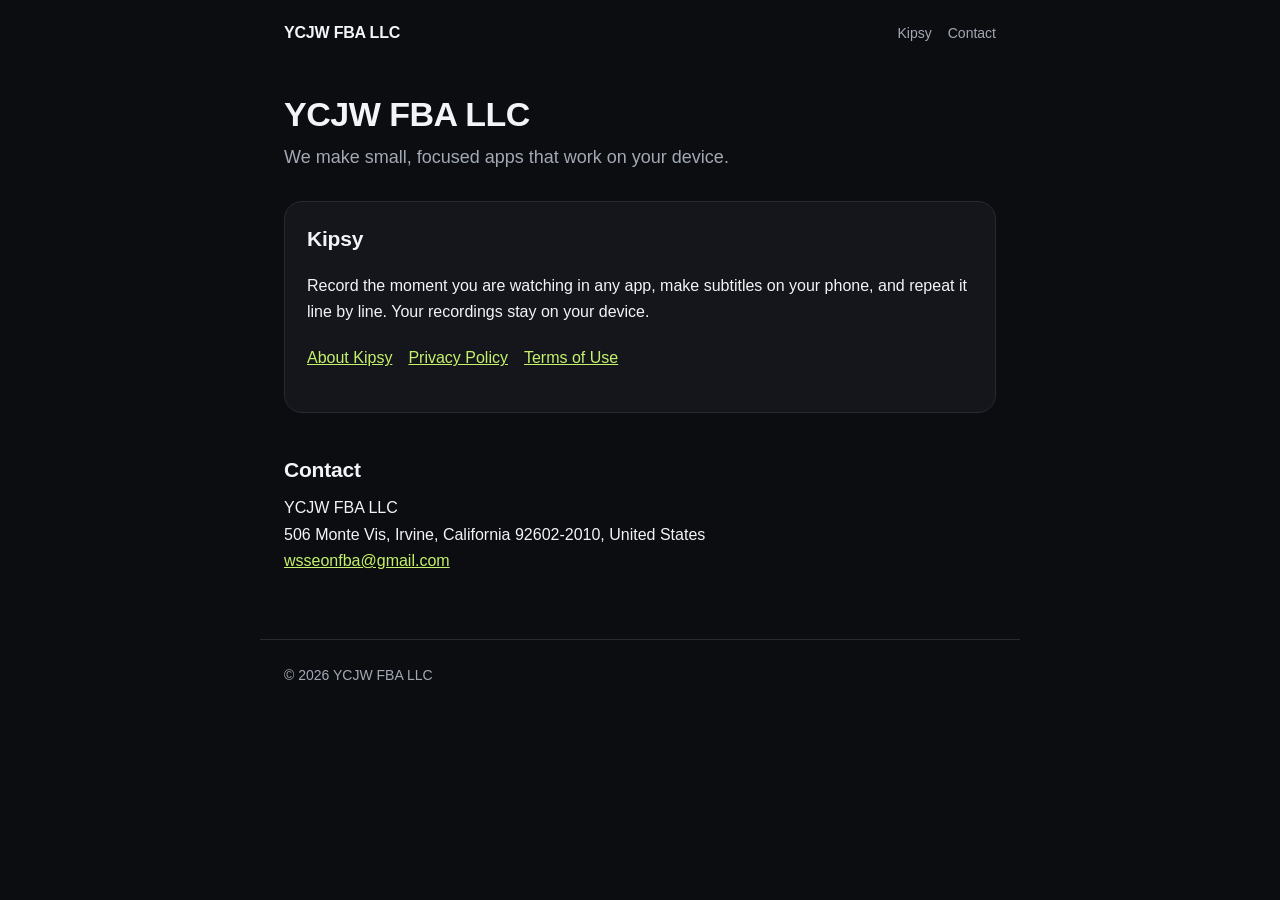
<file: index.html>
<!DOCTYPE html>
<html lang="en">
<head>
<meta charset="utf-8">
<meta name="viewport" content="width=device-width, initial-scale=1">
<title>YCJW FBA LLC</title>
<meta name="description" content="YCJW FBA LLC makes Kipsy, an Android app for repeating what you watch, line by line.">
<link rel="stylesheet" href="/style.css">
</head>
<body>
<header class="site">
  <a class="brand" href="/">YCJW FBA LLC</a>
  <nav><a href="/kipsy/">Kipsy</a><a href="#contact">Contact</a></nav>
</header>
<main>
  <h1>YCJW FBA LLC</h1>
  <p class="lead">We make small, focused apps that work on your device.</p>

  <div class="card">
    <h2>Kipsy</h2>
    <p>Record the moment you are watching in any app, make subtitles on your phone, and repeat it line by line. Your recordings stay on your device.</p>
    <p class="links"><a href="/kipsy/">About Kipsy</a><a href="/kipsy/privacy.html">Privacy Policy</a><a href="/kipsy/terms.html">Terms of Use</a></p>
  </div>

  <h2 id="contact">Contact</h2>
  <address>
    YCJW FBA LLC<br>
    506 Monte Vis, Irvine, California 92602-2010, United States<br>
    <a href="mailto:wsseonfba@gmail.com">wsseonfba@gmail.com</a>
  </address>
</main>
<footer>© 2026 YCJW FBA LLC</footer>
</body>
</html>
</file>
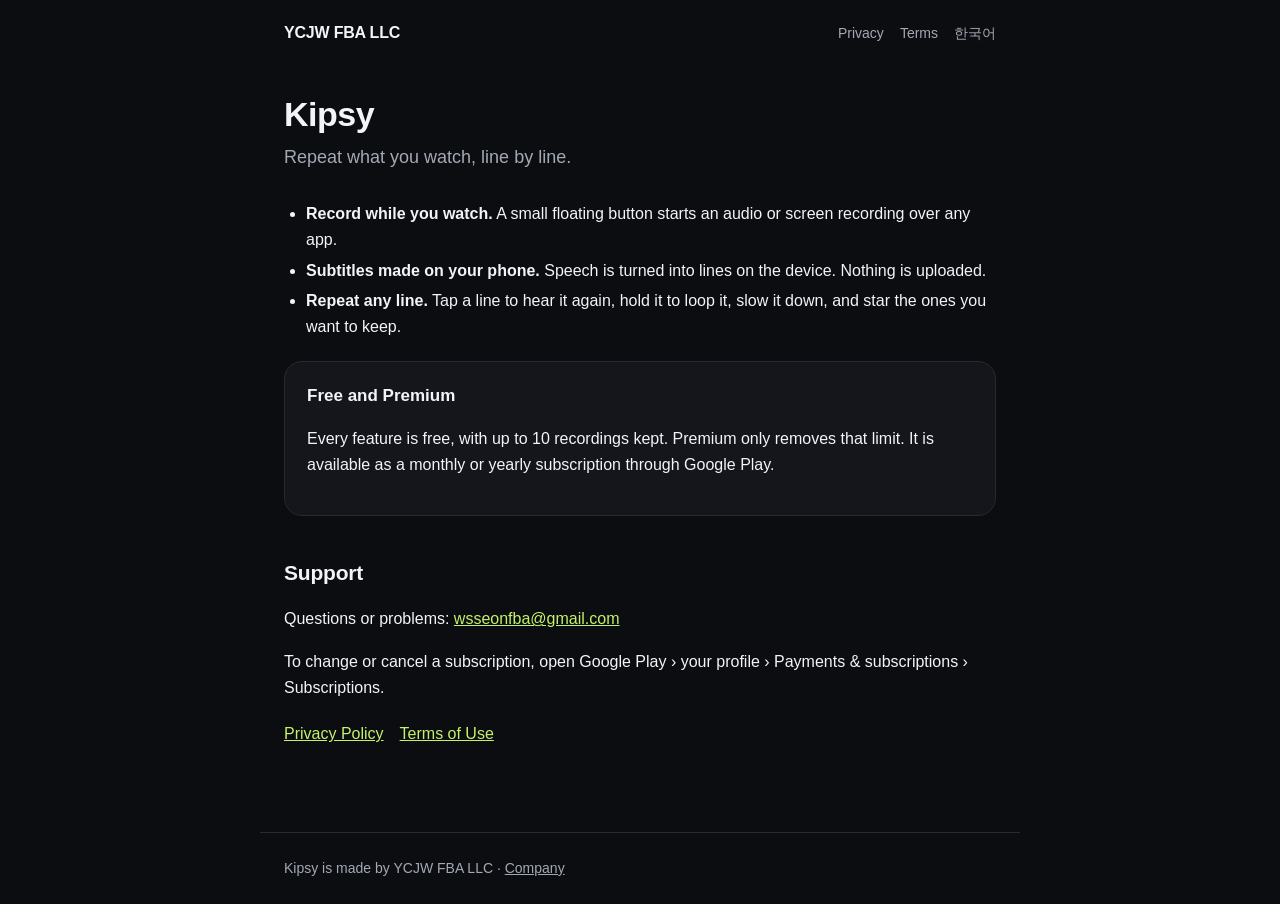
<file: kipsy/index.html>
<!DOCTYPE html>
<html lang="en">
<head>
<meta charset="utf-8">
<meta name="viewport" content="width=device-width, initial-scale=1">
<title>Kipsy · Repeat what you watch, line by line</title>
<meta name="description" content="Kipsy records the moment you are watching in any app, makes subtitles on your phone, and lets you repeat it line by line.">
<link rel="stylesheet" href="/style.css">
</head>
<body>
<header class="site">
  <a class="brand" href="/">YCJW FBA LLC</a>
  <nav><a href="/kipsy/privacy.html">Privacy</a><a href="/kipsy/terms.html">Terms</a><a class="lang" href="/kipsy/ko.html">한국어</a></nav>
</header>
<main>
  <h1>Kipsy</h1>
  <p class="lead">Repeat what you watch, line by line.</p>

  <ul>
    <li><strong>Record while you watch.</strong> A small floating button starts an audio or screen recording over any app.</li>
    <li><strong>Subtitles made on your phone.</strong> Speech is turned into lines on the device. Nothing is uploaded.</li>
    <li><strong>Repeat any line.</strong> Tap a line to hear it again, hold it to loop it, slow it down, and star the ones you want to keep.</li>
  </ul>

  <div class="card">
    <h3>Free and Premium</h3>
    <p>Every feature is free, with up to 10 recordings kept. Premium only removes that limit. It is available as a monthly or yearly subscription through Google Play.</p>
  </div>

  <h2>Support</h2>
  <p>Questions or problems: <a href="mailto:wsseonfba@gmail.com">wsseonfba@gmail.com</a></p>
  <p>To change or cancel a subscription, open Google Play › your profile › Payments &amp; subscriptions › Subscriptions.</p>

  <p class="links"><a href="/kipsy/privacy.html">Privacy Policy</a><a href="/kipsy/terms.html">Terms of Use</a></p>
</main>
<footer>Kipsy is made by YCJW FBA LLC · <a href="/">Company</a></footer>
</body>
</html>
</file>
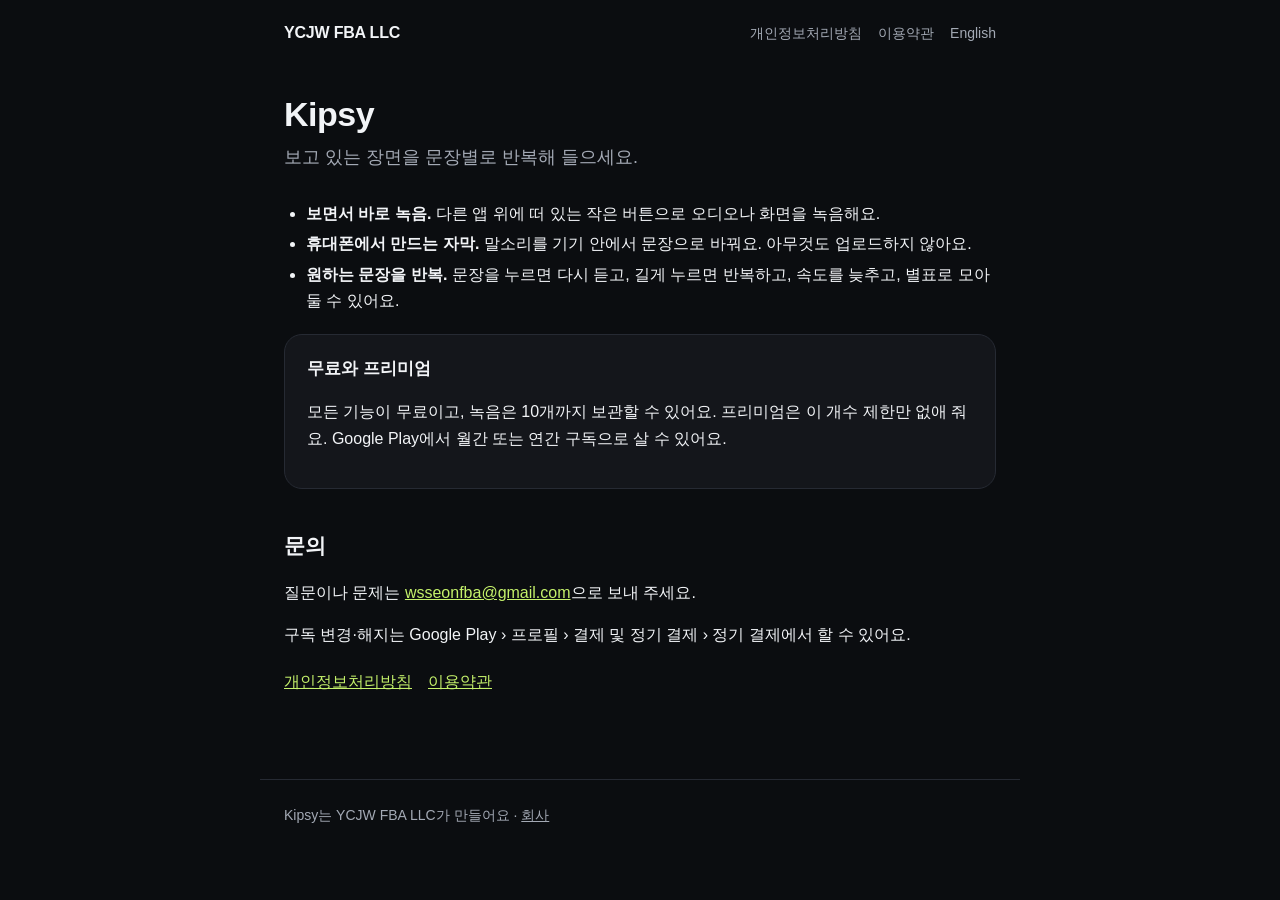
<file: kipsy/ko.html>
<!DOCTYPE html>
<html lang="ko">
<head>
<meta charset="utf-8">
<meta name="viewport" content="width=device-width, initial-scale=1">
<title>Kipsy · 보고 있는 장면을 문장별로 반복</title>
<meta name="description" content="Kipsy는 다른 앱에서 보고 있는 장면을 녹음하고, 휴대폰에서 자막을 만들어 문장별로 반복해 들을 수 있게 해 줍니다.">
<link rel="stylesheet" href="/style.css">
</head>
<body>
<header class="site">
  <a class="brand" href="/">YCJW FBA LLC</a>
  <nav><a href="/kipsy/privacy-ko.html">개인정보처리방침</a><a href="/kipsy/terms-ko.html">이용약관</a><a class="lang" href="/kipsy/">English</a></nav>
</header>
<main>
  <h1>Kipsy</h1>
  <p class="lead">보고 있는 장면을 문장별로 반복해 들으세요.</p>

  <ul>
    <li><strong>보면서 바로 녹음.</strong> 다른 앱 위에 떠 있는 작은 버튼으로 오디오나 화면을 녹음해요.</li>
    <li><strong>휴대폰에서 만드는 자막.</strong> 말소리를 기기 안에서 문장으로 바꿔요. 아무것도 업로드하지 않아요.</li>
    <li><strong>원하는 문장을 반복.</strong> 문장을 누르면 다시 듣고, 길게 누르면 반복하고, 속도를 늦추고, 별표로 모아 둘 수 있어요.</li>
  </ul>

  <div class="card">
    <h3>무료와 프리미엄</h3>
    <p>모든 기능이 무료이고, 녹음은 10개까지 보관할 수 있어요. 프리미엄은 이 개수 제한만 없애 줘요. Google Play에서 월간 또는 연간 구독으로 살 수 있어요.</p>
  </div>

  <h2>문의</h2>
  <p>질문이나 문제는 <a href="mailto:wsseonfba@gmail.com">wsseonfba@gmail.com</a>으로 보내 주세요.</p>
  <p>구독 변경·해지는 Google Play › 프로필 › 결제 및 정기 결제 › 정기 결제에서 할 수 있어요.</p>

  <p class="links"><a href="/kipsy/privacy-ko.html">개인정보처리방침</a><a href="/kipsy/terms-ko.html">이용약관</a></p>
</main>
<footer>Kipsy는 YCJW FBA LLC가 만들어요 · <a href="/">회사</a></footer>
</body>
</html>
</file>
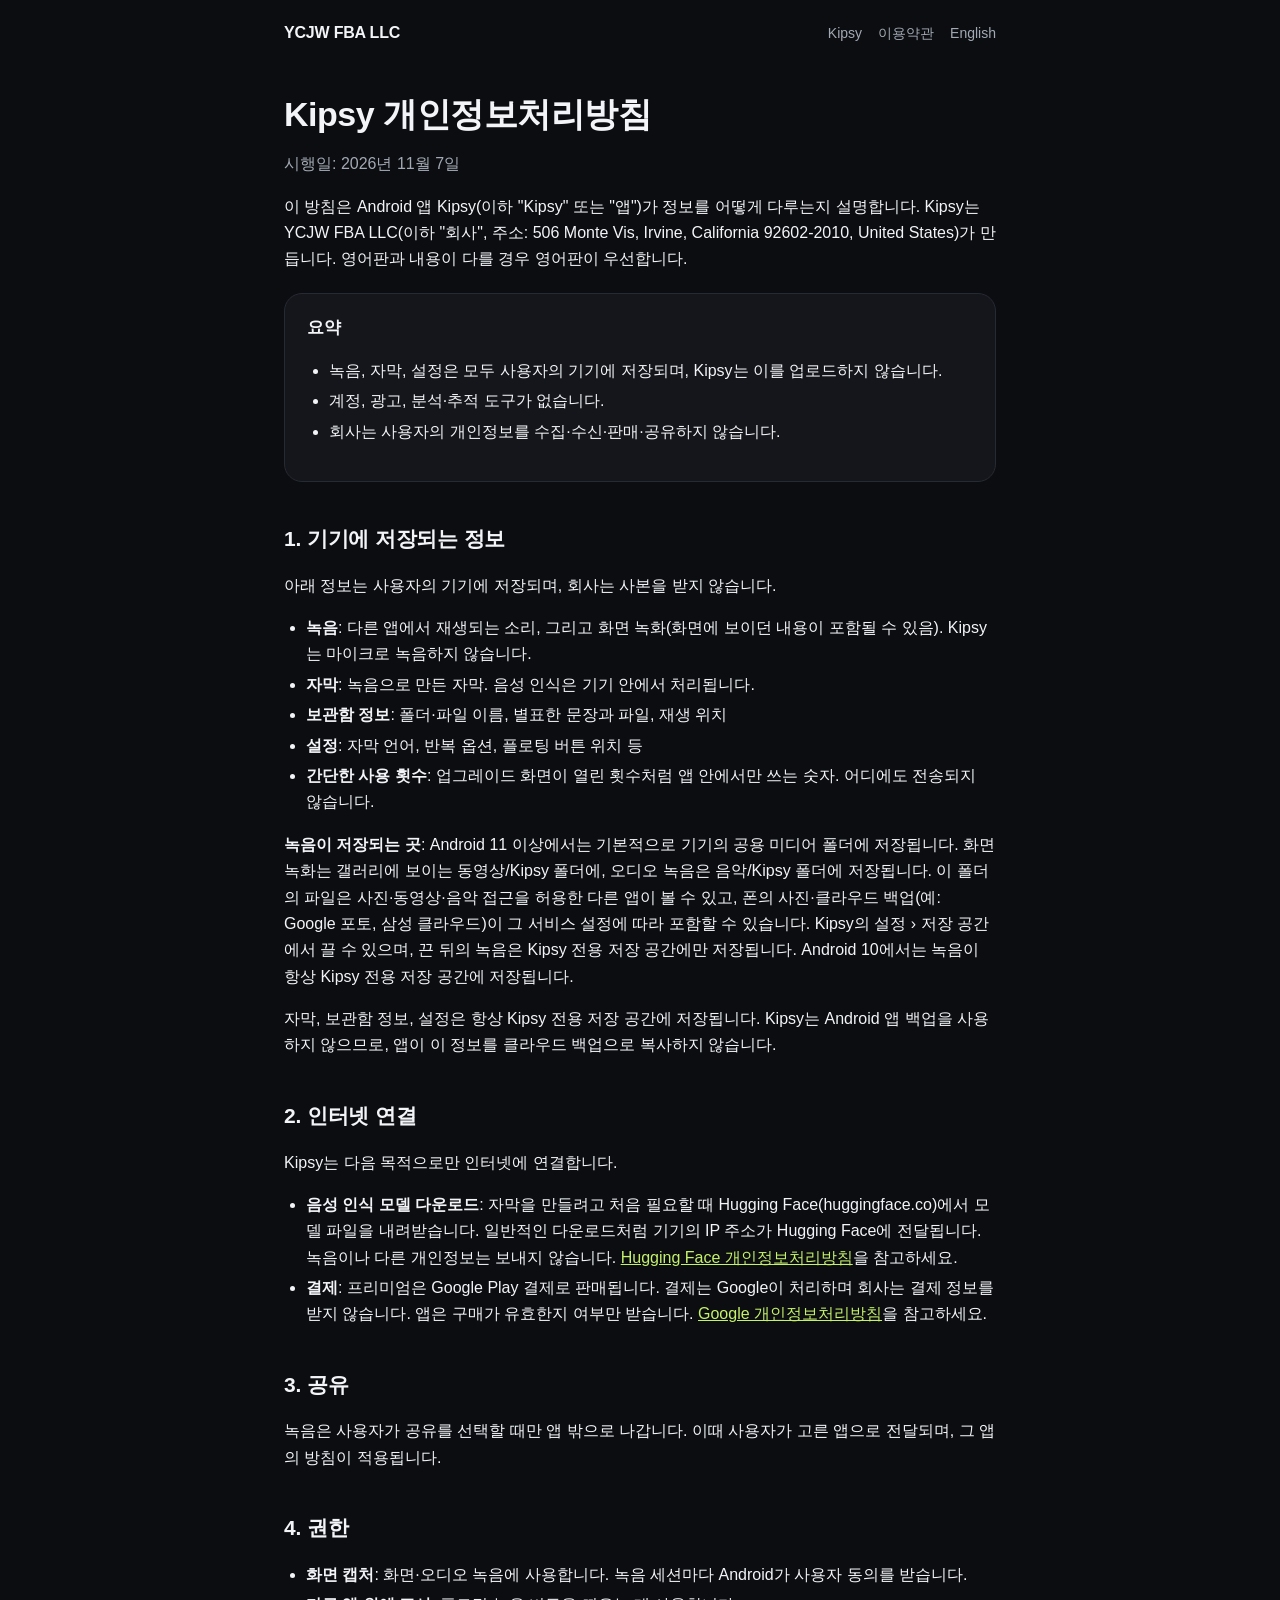
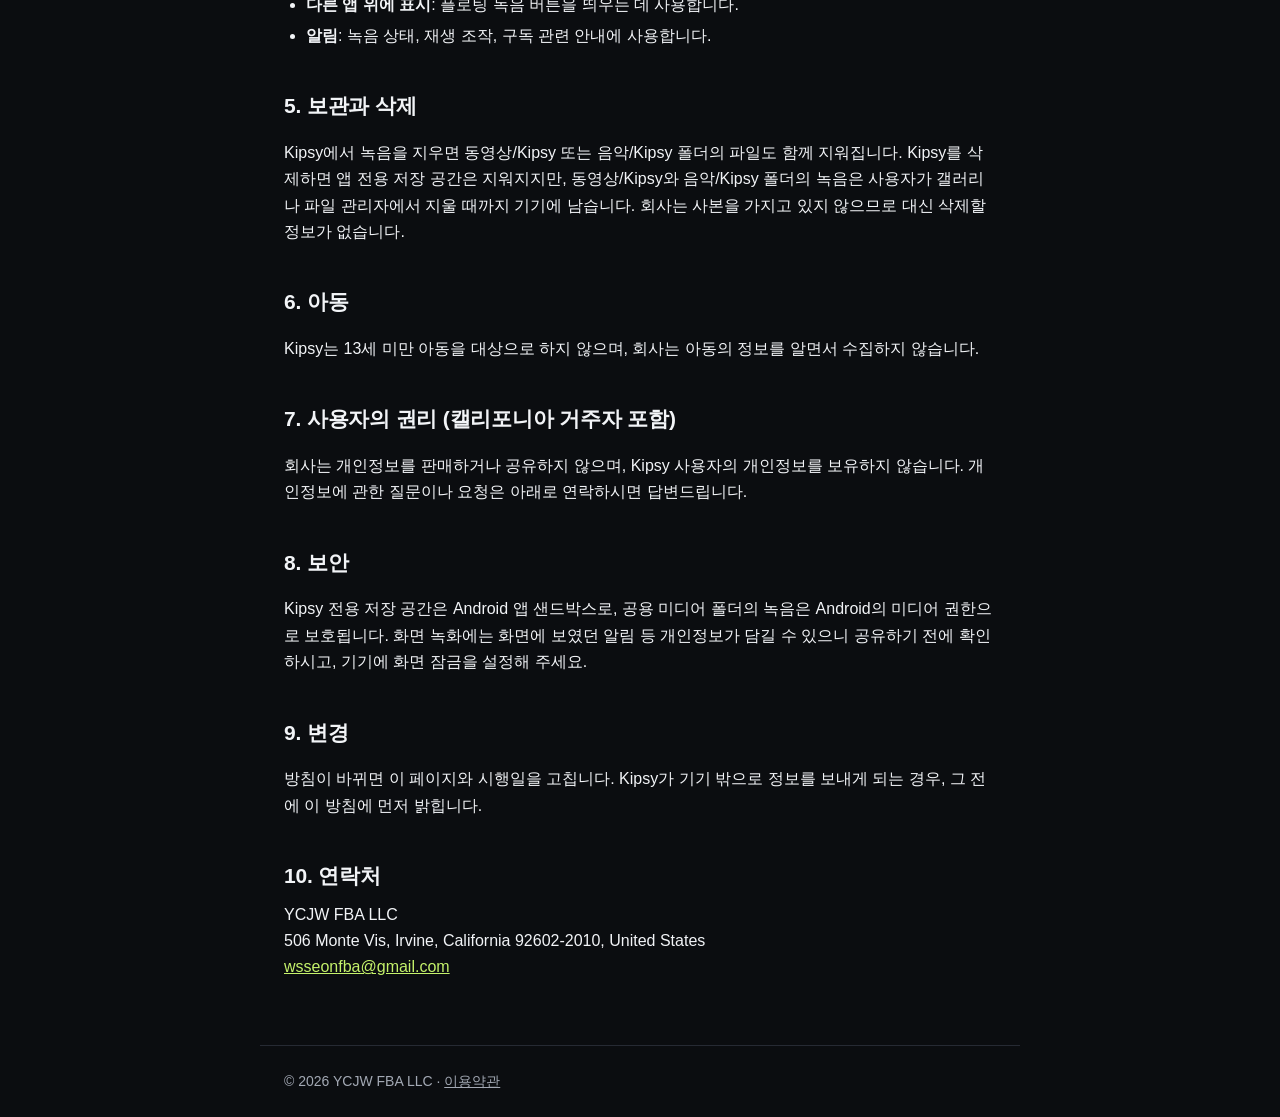
<file: kipsy/privacy-ko.html>
<!DOCTYPE html>
<html lang="ko">
<head>
<meta charset="utf-8">
<meta name="viewport" content="width=device-width, initial-scale=1">
<title>Kipsy 개인정보처리방침</title>
<link rel="stylesheet" href="/style.css">
</head>
<body>
<header class="site">
  <a class="brand" href="/">YCJW FBA LLC</a>
  <nav><a href="/kipsy/ko.html">Kipsy</a><a href="/kipsy/terms-ko.html">이용약관</a><a class="lang" href="/kipsy/privacy.html">English</a></nav>
</header>
<main>
  <h1>Kipsy 개인정보처리방침</h1>
  <p class="muted">시행일: 2026년 11월 7일</p>

  <p>이 방침은 Android 앱 Kipsy(이하 "Kipsy" 또는 "앱")가 정보를 어떻게 다루는지 설명합니다. Kipsy는 YCJW FBA LLC(이하 "회사", 주소: 506 Monte Vis, Irvine, California 92602-2010, United States)가 만듭니다. 영어판과 내용이 다를 경우 영어판이 우선합니다.</p>

  <div class="card">
    <h3>요약</h3>
    <ul>
      <li>녹음, 자막, 설정은 모두 사용자의 기기에 저장되며, Kipsy는 이를 업로드하지 않습니다.</li>
      <li>계정, 광고, 분석·추적 도구가 없습니다.</li>
      <li>회사는 사용자의 개인정보를 수집·수신·판매·공유하지 않습니다.</li>
    </ul>
  </div>

  <h2>1. 기기에 저장되는 정보</h2>
  <p>아래 정보는 사용자의 기기에 저장되며, 회사는 사본을 받지 않습니다.</p>
  <ul>
    <li><strong>녹음</strong>: 다른 앱에서 재생되는 소리, 그리고 화면 녹화(화면에 보이던 내용이 포함될 수 있음). Kipsy는 마이크로 녹음하지 않습니다.</li>
    <li><strong>자막</strong>: 녹음으로 만든 자막. 음성 인식은 기기 안에서 처리됩니다.</li>
    <li><strong>보관함 정보</strong>: 폴더·파일 이름, 별표한 문장과 파일, 재생 위치</li>
    <li><strong>설정</strong>: 자막 언어, 반복 옵션, 플로팅 버튼 위치 등</li>
    <li><strong>간단한 사용 횟수</strong>: 업그레이드 화면이 열린 횟수처럼 앱 안에서만 쓰는 숫자. 어디에도 전송되지 않습니다.</li>
  </ul>
  <p><strong>녹음이 저장되는 곳</strong>: Android 11 이상에서는 기본적으로 기기의 공용 미디어 폴더에 저장됩니다. 화면 녹화는 갤러리에 보이는 동영상/Kipsy 폴더에, 오디오 녹음은 음악/Kipsy 폴더에 저장됩니다. 이 폴더의 파일은 사진·동영상·음악 접근을 허용한 다른 앱이 볼 수 있고, 폰의 사진·클라우드 백업(예: Google 포토, 삼성 클라우드)이 그 서비스 설정에 따라 포함할 수 있습니다. Kipsy의 설정 › 저장 공간에서 끌 수 있으며, 끈 뒤의 녹음은 Kipsy 전용 저장 공간에만 저장됩니다. Android 10에서는 녹음이 항상 Kipsy 전용 저장 공간에 저장됩니다.</p>
  <p>자막, 보관함 정보, 설정은 항상 Kipsy 전용 저장 공간에 저장됩니다. Kipsy는 Android 앱 백업을 사용하지 않으므로, 앱이 이 정보를 클라우드 백업으로 복사하지 않습니다.</p>

  <h2>2. 인터넷 연결</h2>
  <p>Kipsy는 다음 목적으로만 인터넷에 연결합니다.</p>
  <ul>
    <li><strong>음성 인식 모델 다운로드</strong>: 자막을 만들려고 처음 필요할 때 Hugging Face(huggingface.co)에서 모델 파일을 내려받습니다. 일반적인 다운로드처럼 기기의 IP 주소가 Hugging Face에 전달됩니다. 녹음이나 다른 개인정보는 보내지 않습니다. <a href="https://huggingface.co/privacy">Hugging Face 개인정보처리방침</a>을 참고하세요.</li>
    <li><strong>결제</strong>: 프리미엄은 Google Play 결제로 판매됩니다. 결제는 Google이 처리하며 회사는 결제 정보를 받지 않습니다. 앱은 구매가 유효한지 여부만 받습니다. <a href="https://policies.google.com/privacy?hl=ko">Google 개인정보처리방침</a>을 참고하세요.</li>
  </ul>

  <h2>3. 공유</h2>
  <p>녹음은 사용자가 공유를 선택할 때만 앱 밖으로 나갑니다. 이때 사용자가 고른 앱으로 전달되며, 그 앱의 방침이 적용됩니다.</p>

  <h2>4. 권한</h2>
  <ul>
    <li><strong>화면 캡처</strong>: 화면·오디오 녹음에 사용합니다. 녹음 세션마다 Android가 사용자 동의를 받습니다.</li>
    <li><strong>다른 앱 위에 표시</strong>: 플로팅 녹음 버튼을 띄우는 데 사용합니다.</li>
    <li><strong>알림</strong>: 녹음 상태, 재생 조작, 구독 관련 안내에 사용합니다.</li>
  </ul>

  <h2>5. 보관과 삭제</h2>
  <p>Kipsy에서 녹음을 지우면 동영상/Kipsy 또는 음악/Kipsy 폴더의 파일도 함께 지워집니다. Kipsy를 삭제하면 앱 전용 저장 공간은 지워지지만, 동영상/Kipsy와 음악/Kipsy 폴더의 녹음은 사용자가 갤러리나 파일 관리자에서 지울 때까지 기기에 남습니다. 회사는 사본을 가지고 있지 않으므로 대신 삭제할 정보가 없습니다.</p>

  <h2>6. 아동</h2>
  <p>Kipsy는 13세 미만 아동을 대상으로 하지 않으며, 회사는 아동의 정보를 알면서 수집하지 않습니다.</p>

  <h2>7. 사용자의 권리 (캘리포니아 거주자 포함)</h2>
  <p>회사는 개인정보를 판매하거나 공유하지 않으며, Kipsy 사용자의 개인정보를 보유하지 않습니다. 개인정보에 관한 질문이나 요청은 아래로 연락하시면 답변드립니다.</p>

  <h2>8. 보안</h2>
  <p>Kipsy 전용 저장 공간은 Android 앱 샌드박스로, 공용 미디어 폴더의 녹음은 Android의 미디어 권한으로 보호됩니다. 화면 녹화에는 화면에 보였던 알림 등 개인정보가 담길 수 있으니 공유하기 전에 확인하시고, 기기에 화면 잠금을 설정해 주세요.</p>

  <h2>9. 변경</h2>
  <p>방침이 바뀌면 이 페이지와 시행일을 고칩니다. Kipsy가 기기 밖으로 정보를 보내게 되는 경우, 그 전에 이 방침에 먼저 밝힙니다.</p>

  <h2>10. 연락처</h2>
  <address>
    YCJW FBA LLC<br>
    506 Monte Vis, Irvine, California 92602-2010, United States<br>
    <a href="mailto:wsseonfba@gmail.com">wsseonfba@gmail.com</a>
  </address>
</main>
<footer>© 2026 YCJW FBA LLC · <a href="/kipsy/terms-ko.html">이용약관</a></footer>
</body>
</html>
</file>
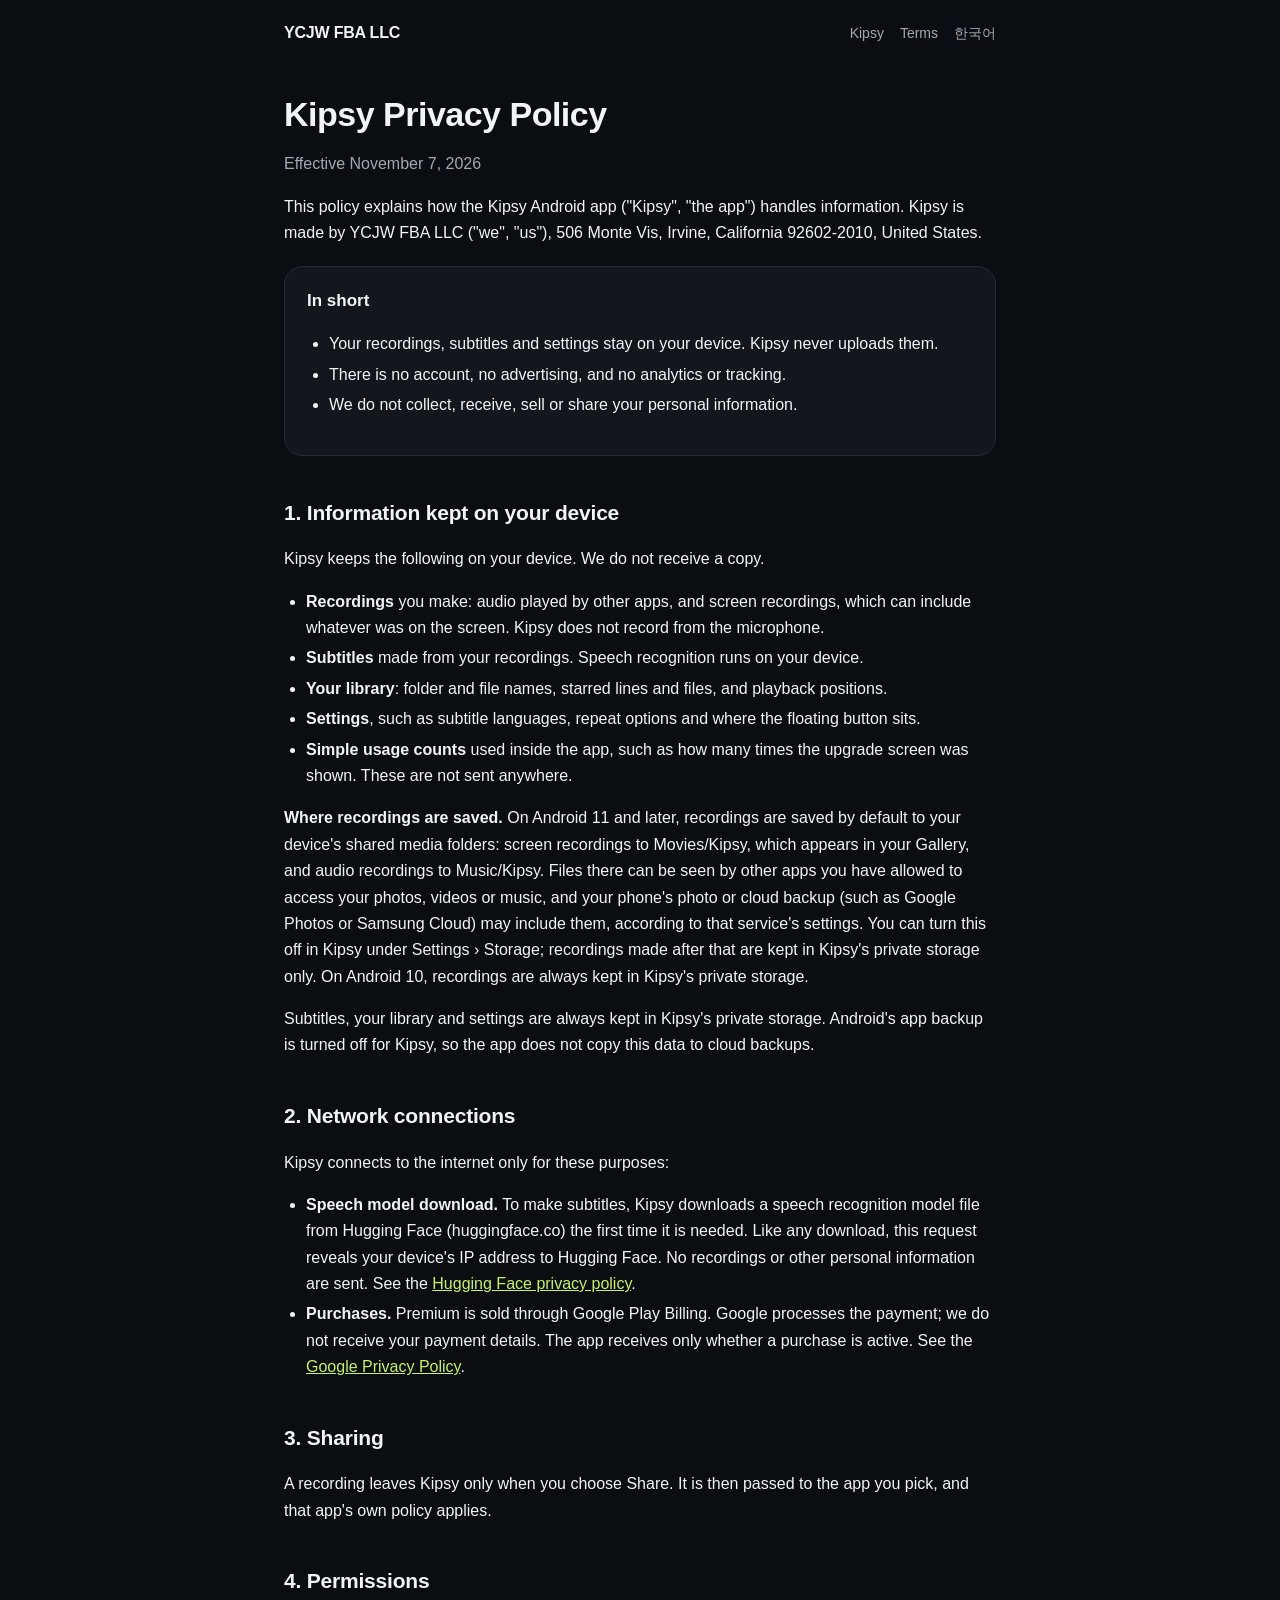
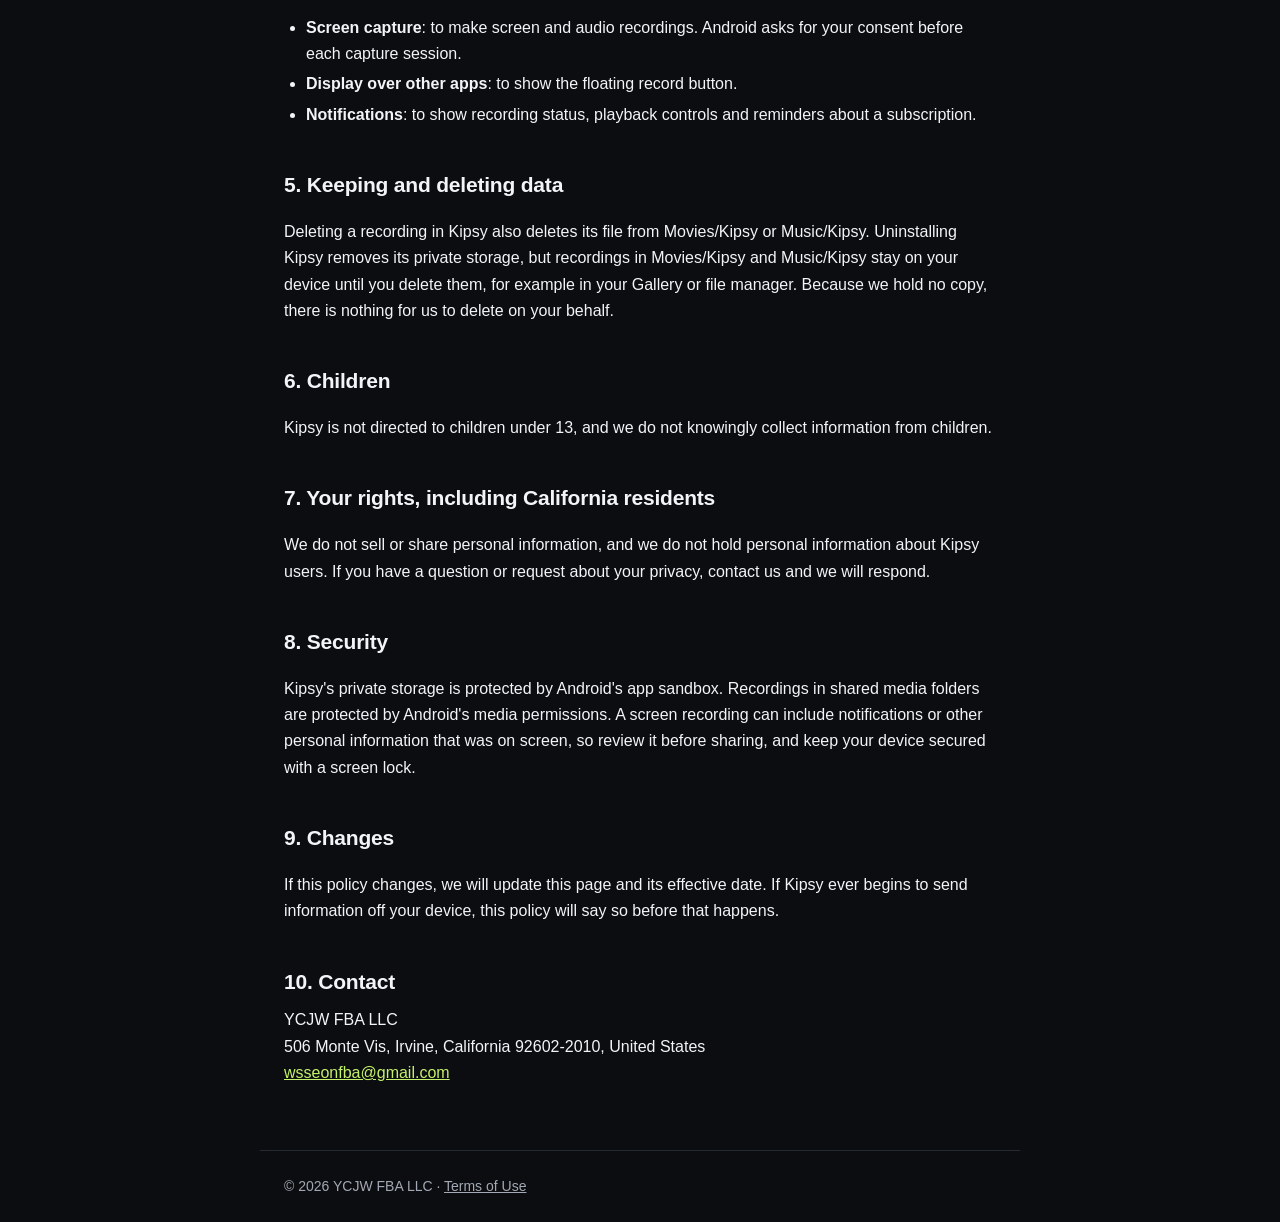
<file: kipsy/privacy.html>
<!DOCTYPE html>
<html lang="en">
<head>
<meta charset="utf-8">
<meta name="viewport" content="width=device-width, initial-scale=1">
<title>Kipsy Privacy Policy</title>
<link rel="stylesheet" href="/style.css">
</head>
<body>
<header class="site">
  <a class="brand" href="/">YCJW FBA LLC</a>
  <nav><a href="/kipsy/">Kipsy</a><a href="/kipsy/terms.html">Terms</a><a class="lang" href="/kipsy/privacy-ko.html">한국어</a></nav>
</header>
<main>
  <h1>Kipsy Privacy Policy</h1>
  <p class="muted">Effective November 7, 2026</p>

  <p>This policy explains how the Kipsy Android app ("Kipsy", "the app") handles information. Kipsy is made by YCJW FBA LLC ("we", "us"), 506 Monte Vis, Irvine, California 92602-2010, United States.</p>

  <div class="card">
    <h3>In short</h3>
    <ul>
      <li>Your recordings, subtitles and settings stay on your device. Kipsy never uploads them.</li>
      <li>There is no account, no advertising, and no analytics or tracking.</li>
      <li>We do not collect, receive, sell or share your personal information.</li>
    </ul>
  </div>

  <h2>1. Information kept on your device</h2>
  <p>Kipsy keeps the following on your device. We do not receive a copy.</p>
  <ul>
    <li><strong>Recordings</strong> you make: audio played by other apps, and screen recordings, which can include whatever was on the screen. Kipsy does not record from the microphone.</li>
    <li><strong>Subtitles</strong> made from your recordings. Speech recognition runs on your device.</li>
    <li><strong>Your library</strong>: folder and file names, starred lines and files, and playback positions.</li>
    <li><strong>Settings</strong>, such as subtitle languages, repeat options and where the floating button sits.</li>
    <li><strong>Simple usage counts</strong> used inside the app, such as how many times the upgrade screen was shown. These are not sent anywhere.</li>
  </ul>
  <p><strong>Where recordings are saved.</strong> On Android 11 and later, recordings are saved by default to your device's shared media folders: screen recordings to Movies/Kipsy, which appears in your Gallery, and audio recordings to Music/Kipsy. Files there can be seen by other apps you have allowed to access your photos, videos or music, and your phone's photo or cloud backup (such as Google Photos or Samsung Cloud) may include them, according to that service's settings. You can turn this off in Kipsy under Settings › Storage; recordings made after that are kept in Kipsy's private storage only. On Android 10, recordings are always kept in Kipsy's private storage.</p>
  <p>Subtitles, your library and settings are always kept in Kipsy's private storage. Android's app backup is turned off for Kipsy, so the app does not copy this data to cloud backups.</p>

  <h2>2. Network connections</h2>
  <p>Kipsy connects to the internet only for these purposes:</p>
  <ul>
    <li><strong>Speech model download.</strong> To make subtitles, Kipsy downloads a speech recognition model file from Hugging Face (huggingface.co) the first time it is needed. Like any download, this request reveals your device's IP address to Hugging Face. No recordings or other personal information are sent. See the <a href="https://huggingface.co/privacy">Hugging Face privacy policy</a>.</li>
    <li><strong>Purchases.</strong> Premium is sold through Google Play Billing. Google processes the payment; we do not receive your payment details. The app receives only whether a purchase is active. See the <a href="https://policies.google.com/privacy">Google Privacy Policy</a>.</li>
  </ul>

  <h2>3. Sharing</h2>
  <p>A recording leaves Kipsy only when you choose Share. It is then passed to the app you pick, and that app's own policy applies.</p>

  <h2>4. Permissions</h2>
  <ul>
    <li><strong>Screen capture</strong>: to make screen and audio recordings. Android asks for your consent before each capture session.</li>
    <li><strong>Display over other apps</strong>: to show the floating record button.</li>
    <li><strong>Notifications</strong>: to show recording status, playback controls and reminders about a subscription.</li>
  </ul>

  <h2>5. Keeping and deleting data</h2>
  <p>Deleting a recording in Kipsy also deletes its file from Movies/Kipsy or Music/Kipsy. Uninstalling Kipsy removes its private storage, but recordings in Movies/Kipsy and Music/Kipsy stay on your device until you delete them, for example in your Gallery or file manager. Because we hold no copy, there is nothing for us to delete on your behalf.</p>

  <h2>6. Children</h2>
  <p>Kipsy is not directed to children under 13, and we do not knowingly collect information from children.</p>

  <h2>7. Your rights, including California residents</h2>
  <p>We do not sell or share personal information, and we do not hold personal information about Kipsy users. If you have a question or request about your privacy, contact us and we will respond.</p>

  <h2>8. Security</h2>
  <p>Kipsy's private storage is protected by Android's app sandbox. Recordings in shared media folders are protected by Android's media permissions. A screen recording can include notifications or other personal information that was on screen, so review it before sharing, and keep your device secured with a screen lock.</p>

  <h2>9. Changes</h2>
  <p>If this policy changes, we will update this page and its effective date. If Kipsy ever begins to send information off your device, this policy will say so before that happens.</p>

  <h2>10. Contact</h2>
  <address>
    YCJW FBA LLC<br>
    506 Monte Vis, Irvine, California 92602-2010, United States<br>
    <a href="mailto:wsseonfba@gmail.com">wsseonfba@gmail.com</a>
  </address>
</main>
<footer>© 2026 YCJW FBA LLC · <a href="/kipsy/terms.html">Terms of Use</a></footer>
</body>
</html>
</file>
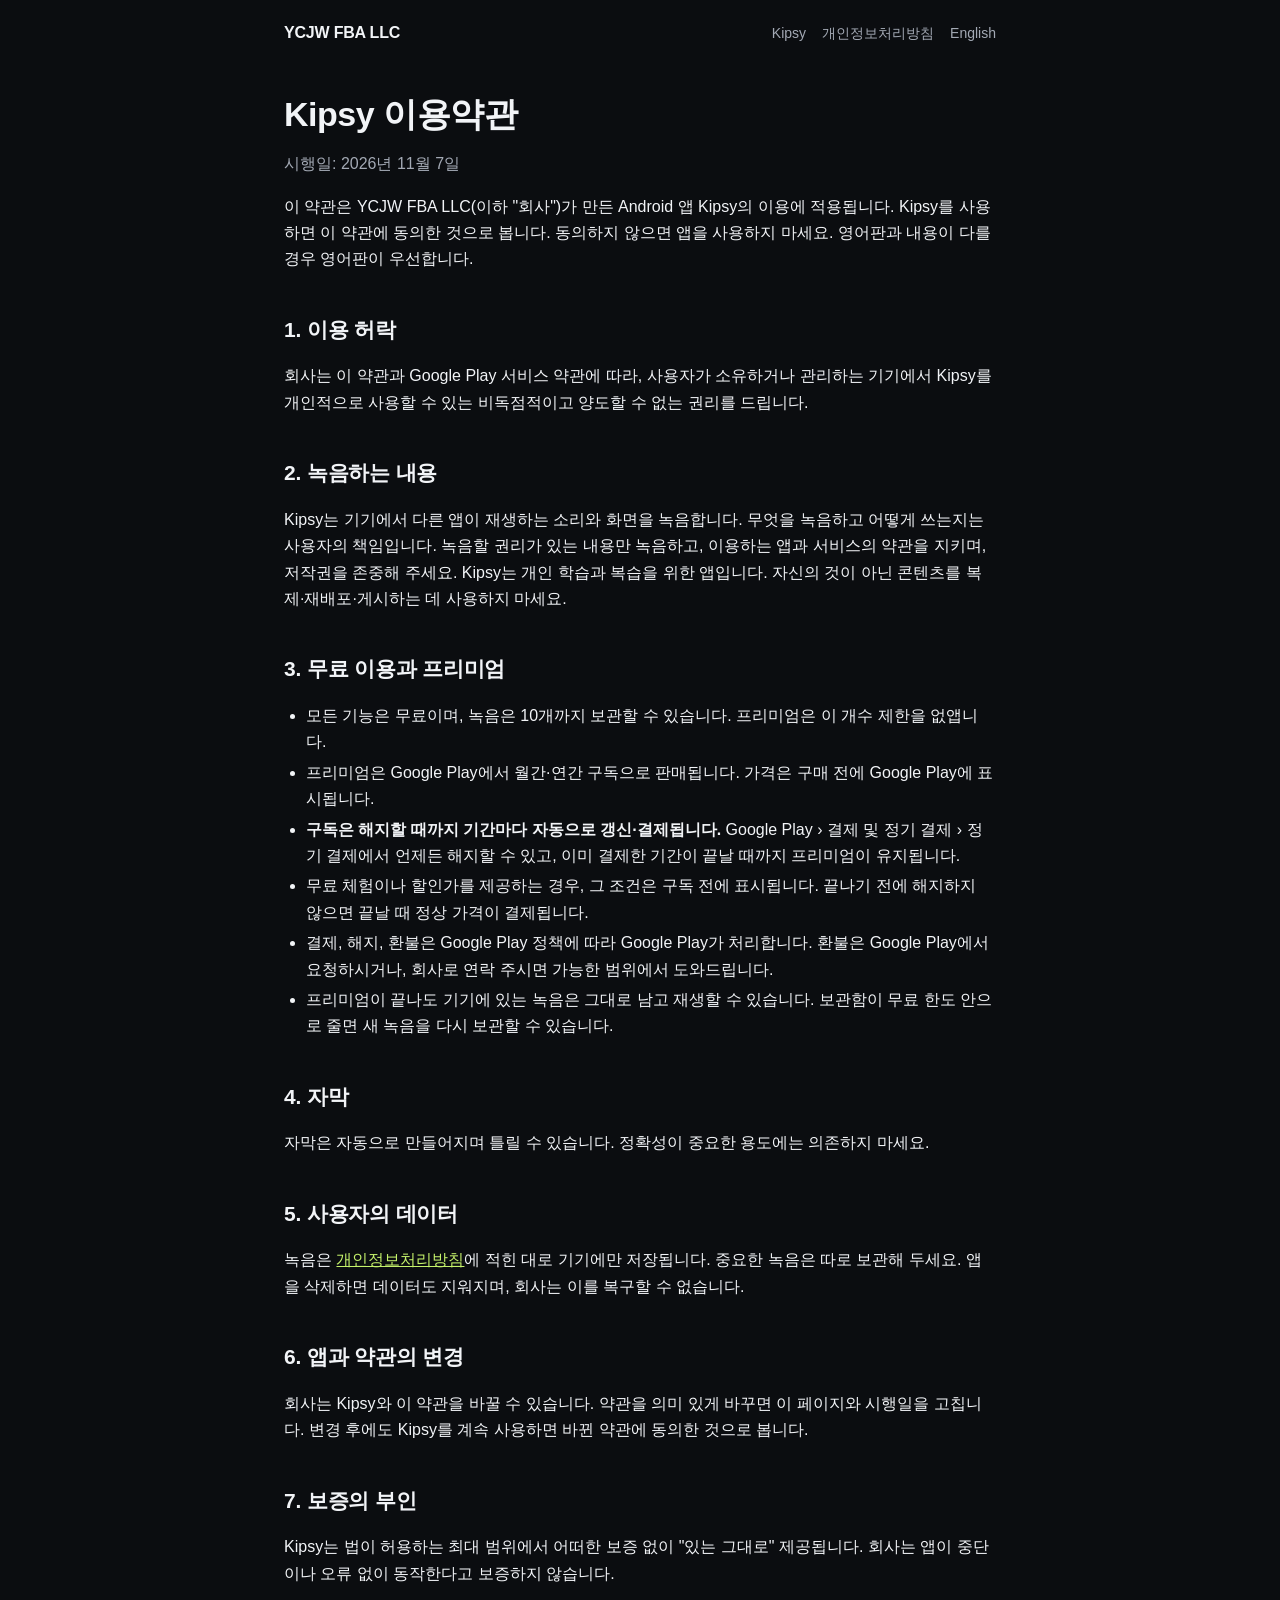
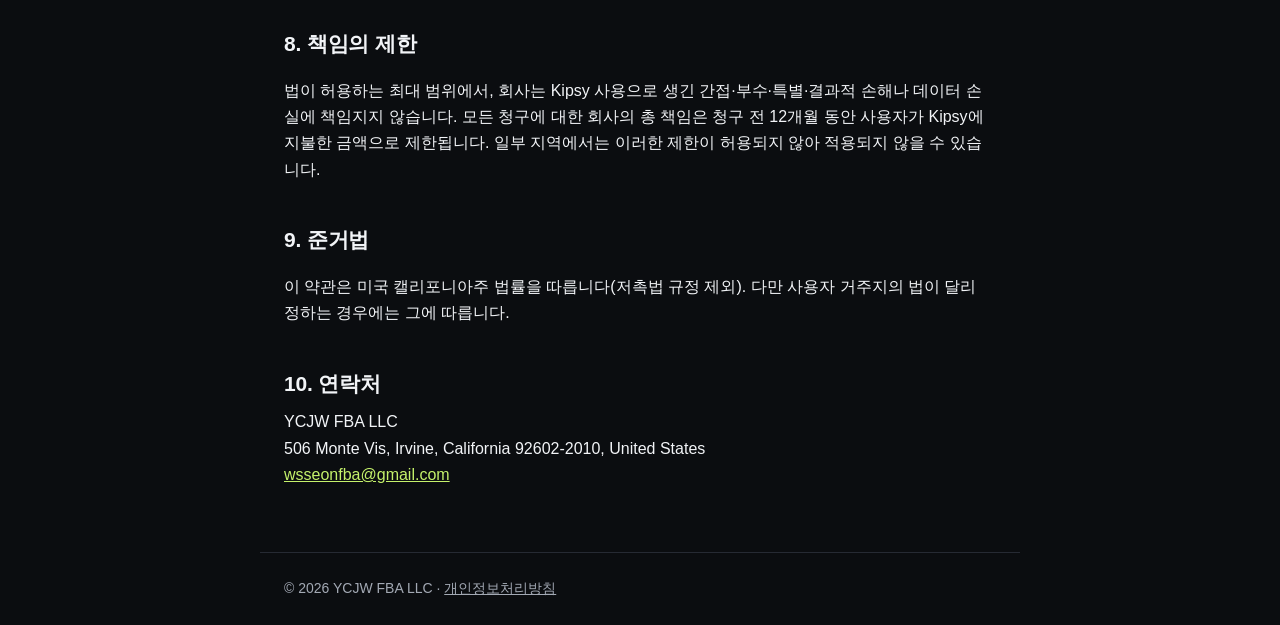
<file: kipsy/terms-ko.html>
<!DOCTYPE html>
<html lang="ko">
<head>
<meta charset="utf-8">
<meta name="viewport" content="width=device-width, initial-scale=1">
<title>Kipsy 이용약관</title>
<link rel="stylesheet" href="/style.css">
</head>
<body>
<header class="site">
  <a class="brand" href="/">YCJW FBA LLC</a>
  <nav><a href="/kipsy/ko.html">Kipsy</a><a href="/kipsy/privacy-ko.html">개인정보처리방침</a><a class="lang" href="/kipsy/terms.html">English</a></nav>
</header>
<main>
  <h1>Kipsy 이용약관</h1>
  <p class="muted">시행일: 2026년 11월 7일</p>

  <p>이 약관은 YCJW FBA LLC(이하 "회사")가 만든 Android 앱 Kipsy의 이용에 적용됩니다. Kipsy를 사용하면 이 약관에 동의한 것으로 봅니다. 동의하지 않으면 앱을 사용하지 마세요. 영어판과 내용이 다를 경우 영어판이 우선합니다.</p>

  <h2>1. 이용 허락</h2>
  <p>회사는 이 약관과 Google Play 서비스 약관에 따라, 사용자가 소유하거나 관리하는 기기에서 Kipsy를 개인적으로 사용할 수 있는 비독점적이고 양도할 수 없는 권리를 드립니다.</p>

  <h2>2. 녹음하는 내용</h2>
  <p>Kipsy는 기기에서 다른 앱이 재생하는 소리와 화면을 녹음합니다. 무엇을 녹음하고 어떻게 쓰는지는 사용자의 책임입니다. 녹음할 권리가 있는 내용만 녹음하고, 이용하는 앱과 서비스의 약관을 지키며, 저작권을 존중해 주세요. Kipsy는 개인 학습과 복습을 위한 앱입니다. 자신의 것이 아닌 콘텐츠를 복제·재배포·게시하는 데 사용하지 마세요.</p>

  <h2>3. 무료 이용과 프리미엄</h2>
  <ul>
    <li>모든 기능은 무료이며, 녹음은 10개까지 보관할 수 있습니다. 프리미엄은 이 개수 제한을 없앱니다.</li>
    <li>프리미엄은 Google Play에서 월간·연간 구독으로 판매됩니다. 가격은 구매 전에 Google Play에 표시됩니다.</li>
    <li><strong>구독은 해지할 때까지 기간마다 자동으로 갱신·결제됩니다.</strong> Google Play › 결제 및 정기 결제 › 정기 결제에서 언제든 해지할 수 있고, 이미 결제한 기간이 끝날 때까지 프리미엄이 유지됩니다.</li>
    <li>무료 체험이나 할인가를 제공하는 경우, 그 조건은 구독 전에 표시됩니다. 끝나기 전에 해지하지 않으면 끝날 때 정상 가격이 결제됩니다.</li>
    <li>결제, 해지, 환불은 Google Play 정책에 따라 Google Play가 처리합니다. 환불은 Google Play에서 요청하시거나, 회사로 연락 주시면 가능한 범위에서 도와드립니다.</li>
    <li>프리미엄이 끝나도 기기에 있는 녹음은 그대로 남고 재생할 수 있습니다. 보관함이 무료 한도 안으로 줄면 새 녹음을 다시 보관할 수 있습니다.</li>
  </ul>

  <h2>4. 자막</h2>
  <p>자막은 자동으로 만들어지며 틀릴 수 있습니다. 정확성이 중요한 용도에는 의존하지 마세요.</p>

  <h2>5. 사용자의 데이터</h2>
  <p>녹음은 <a href="/kipsy/privacy-ko.html">개인정보처리방침</a>에 적힌 대로 기기에만 저장됩니다. 중요한 녹음은 따로 보관해 두세요. 앱을 삭제하면 데이터도 지워지며, 회사는 이를 복구할 수 없습니다.</p>

  <h2>6. 앱과 약관의 변경</h2>
  <p>회사는 Kipsy와 이 약관을 바꿀 수 있습니다. 약관을 의미 있게 바꾸면 이 페이지와 시행일을 고칩니다. 변경 후에도 Kipsy를 계속 사용하면 바뀐 약관에 동의한 것으로 봅니다.</p>

  <h2>7. 보증의 부인</h2>
  <p>Kipsy는 법이 허용하는 최대 범위에서 어떠한 보증 없이 "있는 그대로" 제공됩니다. 회사는 앱이 중단이나 오류 없이 동작한다고 보증하지 않습니다.</p>

  <h2>8. 책임의 제한</h2>
  <p>법이 허용하는 최대 범위에서, 회사는 Kipsy 사용으로 생긴 간접·부수·특별·결과적 손해나 데이터 손실에 책임지지 않습니다. 모든 청구에 대한 회사의 총 책임은 청구 전 12개월 동안 사용자가 Kipsy에 지불한 금액으로 제한됩니다. 일부 지역에서는 이러한 제한이 허용되지 않아 적용되지 않을 수 있습니다.</p>

  <h2>9. 준거법</h2>
  <p>이 약관은 미국 캘리포니아주 법률을 따릅니다(저촉법 규정 제외). 다만 사용자 거주지의 법이 달리 정하는 경우에는 그에 따릅니다.</p>

  <h2>10. 연락처</h2>
  <address>
    YCJW FBA LLC<br>
    506 Monte Vis, Irvine, California 92602-2010, United States<br>
    <a href="mailto:wsseonfba@gmail.com">wsseonfba@gmail.com</a>
  </address>
</main>
<footer>© 2026 YCJW FBA LLC · <a href="/kipsy/privacy-ko.html">개인정보처리방침</a></footer>
</body>
</html>
</file>
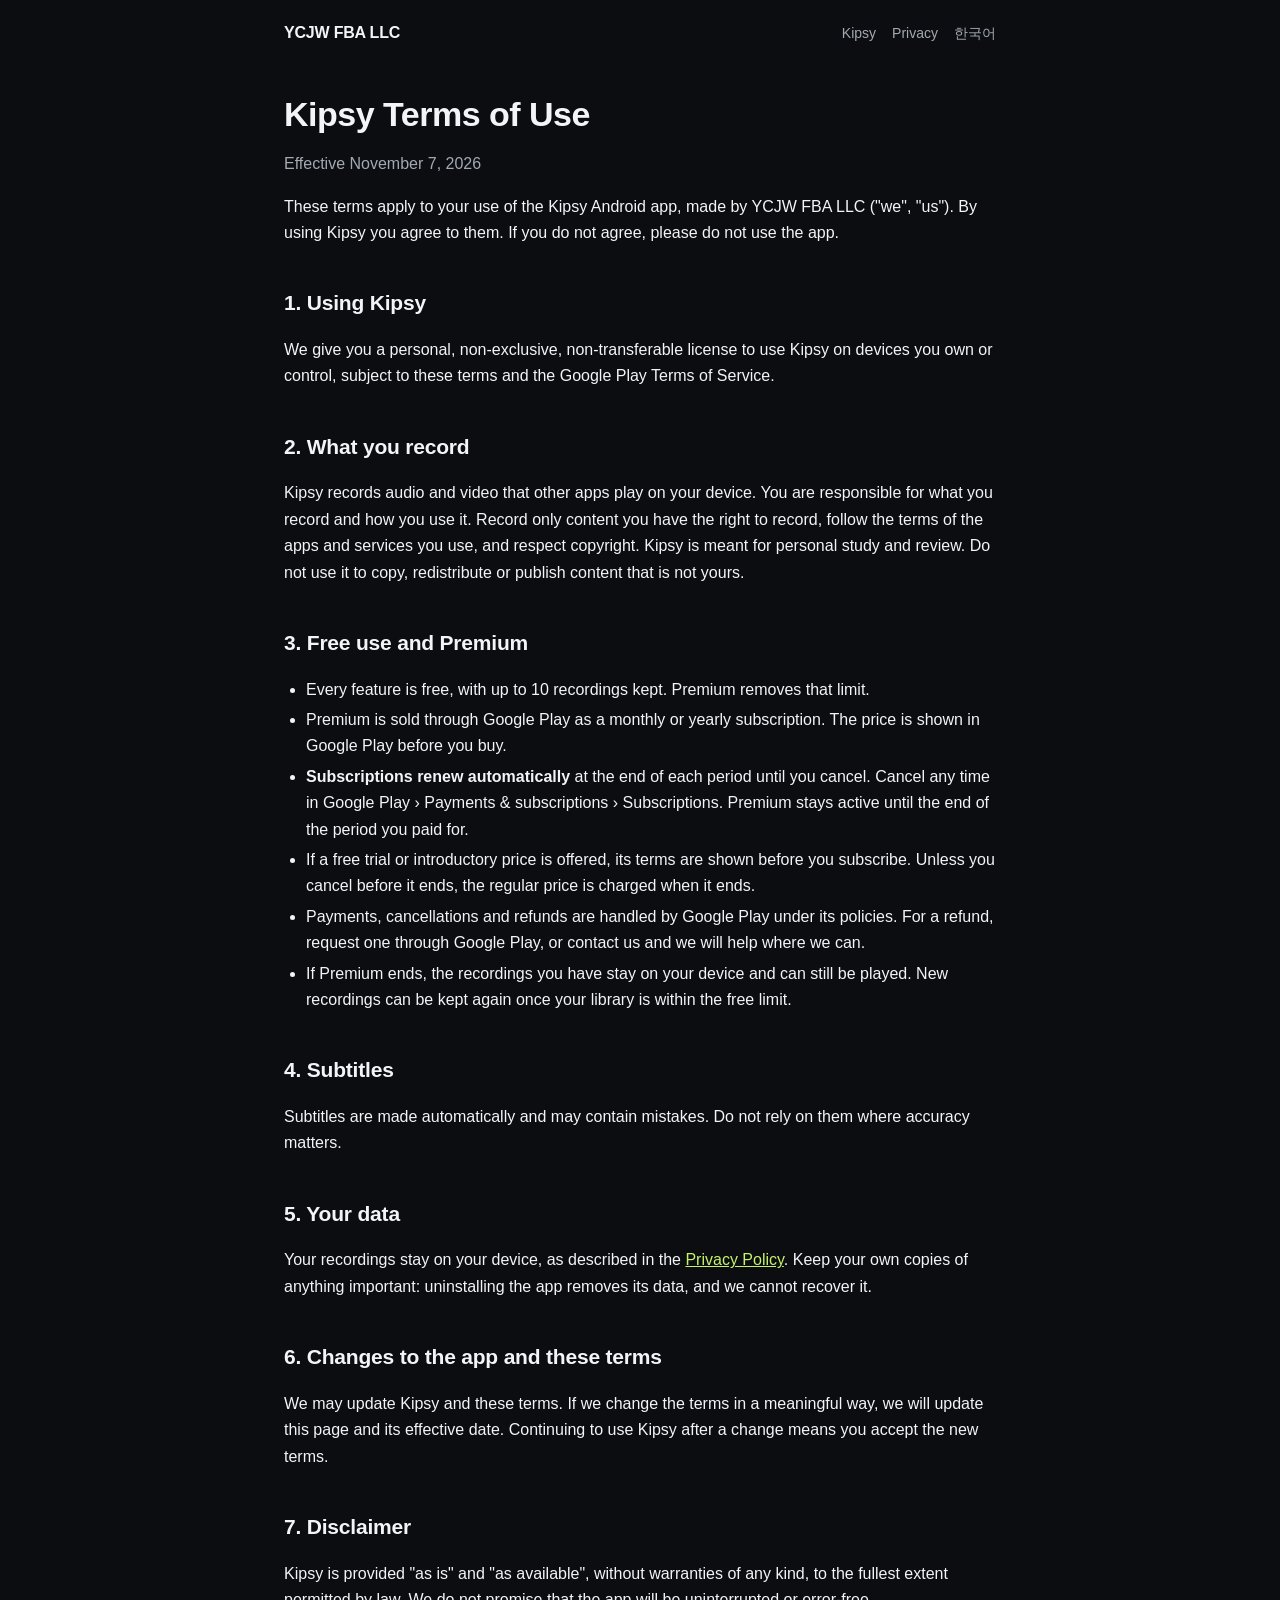
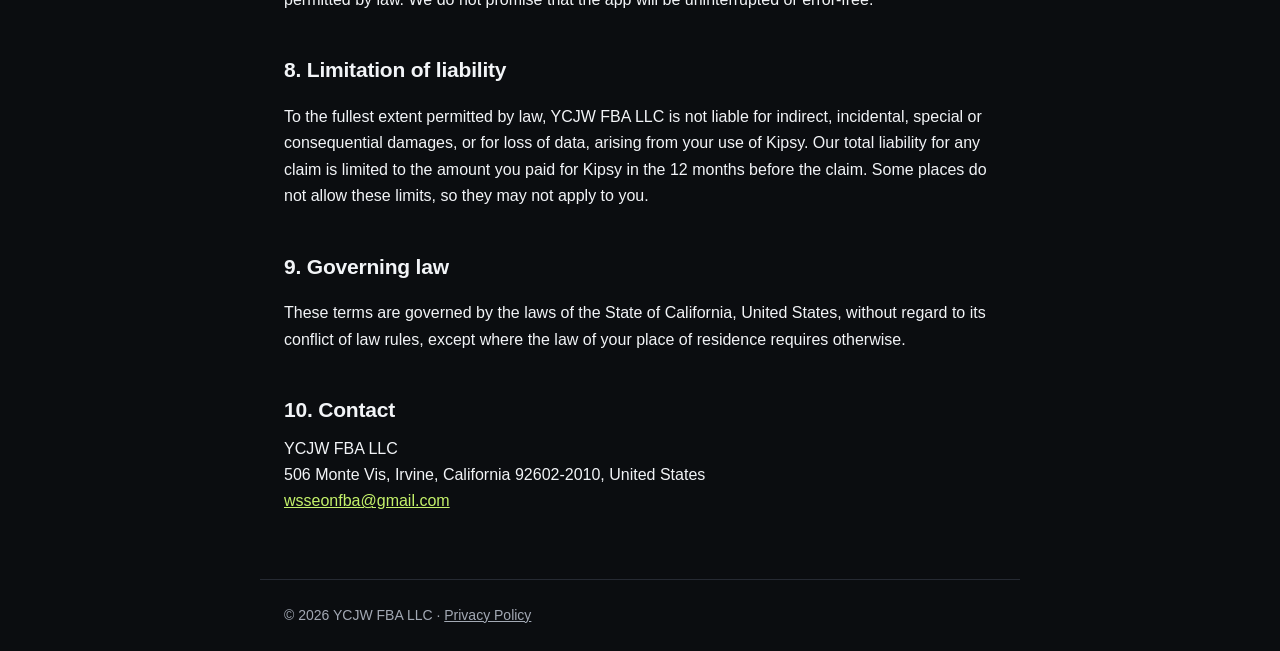
<file: kipsy/terms.html>
<!DOCTYPE html>
<html lang="en">
<head>
<meta charset="utf-8">
<meta name="viewport" content="width=device-width, initial-scale=1">
<title>Kipsy Terms of Use</title>
<link rel="stylesheet" href="/style.css">
</head>
<body>
<header class="site">
  <a class="brand" href="/">YCJW FBA LLC</a>
  <nav><a href="/kipsy/">Kipsy</a><a href="/kipsy/privacy.html">Privacy</a><a class="lang" href="/kipsy/terms-ko.html">한국어</a></nav>
</header>
<main>
  <h1>Kipsy Terms of Use</h1>
  <p class="muted">Effective November 7, 2026</p>

  <p>These terms apply to your use of the Kipsy Android app, made by YCJW FBA LLC ("we", "us"). By using Kipsy you agree to them. If you do not agree, please do not use the app.</p>

  <h2>1. Using Kipsy</h2>
  <p>We give you a personal, non-exclusive, non-transferable license to use Kipsy on devices you own or control, subject to these terms and the Google Play Terms of Service.</p>

  <h2>2. What you record</h2>
  <p>Kipsy records audio and video that other apps play on your device. You are responsible for what you record and how you use it. Record only content you have the right to record, follow the terms of the apps and services you use, and respect copyright. Kipsy is meant for personal study and review. Do not use it to copy, redistribute or publish content that is not yours.</p>

  <h2>3. Free use and Premium</h2>
  <ul>
    <li>Every feature is free, with up to 10 recordings kept. Premium removes that limit.</li>
    <li>Premium is sold through Google Play as a monthly or yearly subscription. The price is shown in Google Play before you buy.</li>
    <li><strong>Subscriptions renew automatically</strong> at the end of each period until you cancel. Cancel any time in Google Play › Payments &amp; subscriptions › Subscriptions. Premium stays active until the end of the period you paid for.</li>
    <li>If a free trial or introductory price is offered, its terms are shown before you subscribe. Unless you cancel before it ends, the regular price is charged when it ends.</li>
    <li>Payments, cancellations and refunds are handled by Google Play under its policies. For a refund, request one through Google Play, or contact us and we will help where we can.</li>
    <li>If Premium ends, the recordings you have stay on your device and can still be played. New recordings can be kept again once your library is within the free limit.</li>
  </ul>

  <h2>4. Subtitles</h2>
  <p>Subtitles are made automatically and may contain mistakes. Do not rely on them where accuracy matters.</p>

  <h2>5. Your data</h2>
  <p>Your recordings stay on your device, as described in the <a href="/kipsy/privacy.html">Privacy Policy</a>. Keep your own copies of anything important: uninstalling the app removes its data, and we cannot recover it.</p>

  <h2>6. Changes to the app and these terms</h2>
  <p>We may update Kipsy and these terms. If we change the terms in a meaningful way, we will update this page and its effective date. Continuing to use Kipsy after a change means you accept the new terms.</p>

  <h2>7. Disclaimer</h2>
  <p>Kipsy is provided "as is" and "as available", without warranties of any kind, to the fullest extent permitted by law. We do not promise that the app will be uninterrupted or error-free.</p>

  <h2>8. Limitation of liability</h2>
  <p>To the fullest extent permitted by law, YCJW FBA LLC is not liable for indirect, incidental, special or consequential damages, or for loss of data, arising from your use of Kipsy. Our total liability for any claim is limited to the amount you paid for Kipsy in the 12 months before the claim. Some places do not allow these limits, so they may not apply to you.</p>

  <h2>9. Governing law</h2>
  <p>These terms are governed by the laws of the State of California, United States, without regard to its conflict of law rules, except where the law of your place of residence requires otherwise.</p>

  <h2>10. Contact</h2>
  <address>
    YCJW FBA LLC<br>
    506 Monte Vis, Irvine, California 92602-2010, United States<br>
    <a href="mailto:wsseonfba@gmail.com">wsseonfba@gmail.com</a>
  </address>
</main>
<footer>© 2026 YCJW FBA LLC · <a href="/kipsy/privacy.html">Privacy Policy</a></footer>
</body>
</html>
</file>
<file: style.css>
:root {
  --bg: #0b0d10;
  --surface: #14161b;
  --text: #f2f4f7;
  --muted: #a3a9b4;
  --accent: #c5f26b;
  --line: #262a33;
}
* { box-sizing: border-box; }
html { -webkit-text-size-adjust: 100%; }
body {
  margin: 0;
  background: var(--bg);
  color: var(--text);
  font: 16px/1.65 -apple-system, BlinkMacSystemFont, "Segoe UI", Roboto, "Noto Sans KR", "Apple SD Gothic Neo", sans-serif;
}
main { max-width: 760px; margin: 0 auto; padding: 48px 24px 64px; }
header.site { max-width: 760px; margin: 0 auto; padding: 20px 24px 0; display: flex; justify-content: space-between; align-items: center; gap: 16px; flex-wrap: wrap; }
header.site a.brand { color: var(--text); font-weight: 800; text-decoration: none; letter-spacing: -0.2px; }
header.site nav a { color: var(--muted); text-decoration: none; margin-left: 16px; font-size: 14px; }
header.site nav a:hover { color: var(--text); }
h1 { font-size: 34px; line-height: 1.2; letter-spacing: -0.5px; margin: 0 0 8px; }
h2 { font-size: 21px; margin: 40px 0 8px; letter-spacing: -0.2px; }
h3 { font-size: 17px; margin: 24px 0 4px; }
p, li { color: var(--text); }
.muted { color: var(--muted); }
.lead { font-size: 18px; color: var(--muted); margin: 0 0 28px; }
a { color: var(--accent); }
ul { padding-left: 22px; }
li { margin: 4px 0; }
.card { background: var(--surface); border: 1px solid var(--line); border-radius: 18px; padding: 20px 22px; margin: 20px 0; }
.card h2, .card h3 { margin-top: 0; }
.links a { display: inline-block; margin: 4px 16px 4px 0; }
.lang { font-size: 14px; }
footer { max-width: 760px; margin: 0 auto; padding: 24px; border-top: 1px solid var(--line); color: var(--muted); font-size: 14px; }
footer a { color: var(--muted); }
address { font-style: normal; }
</file>
